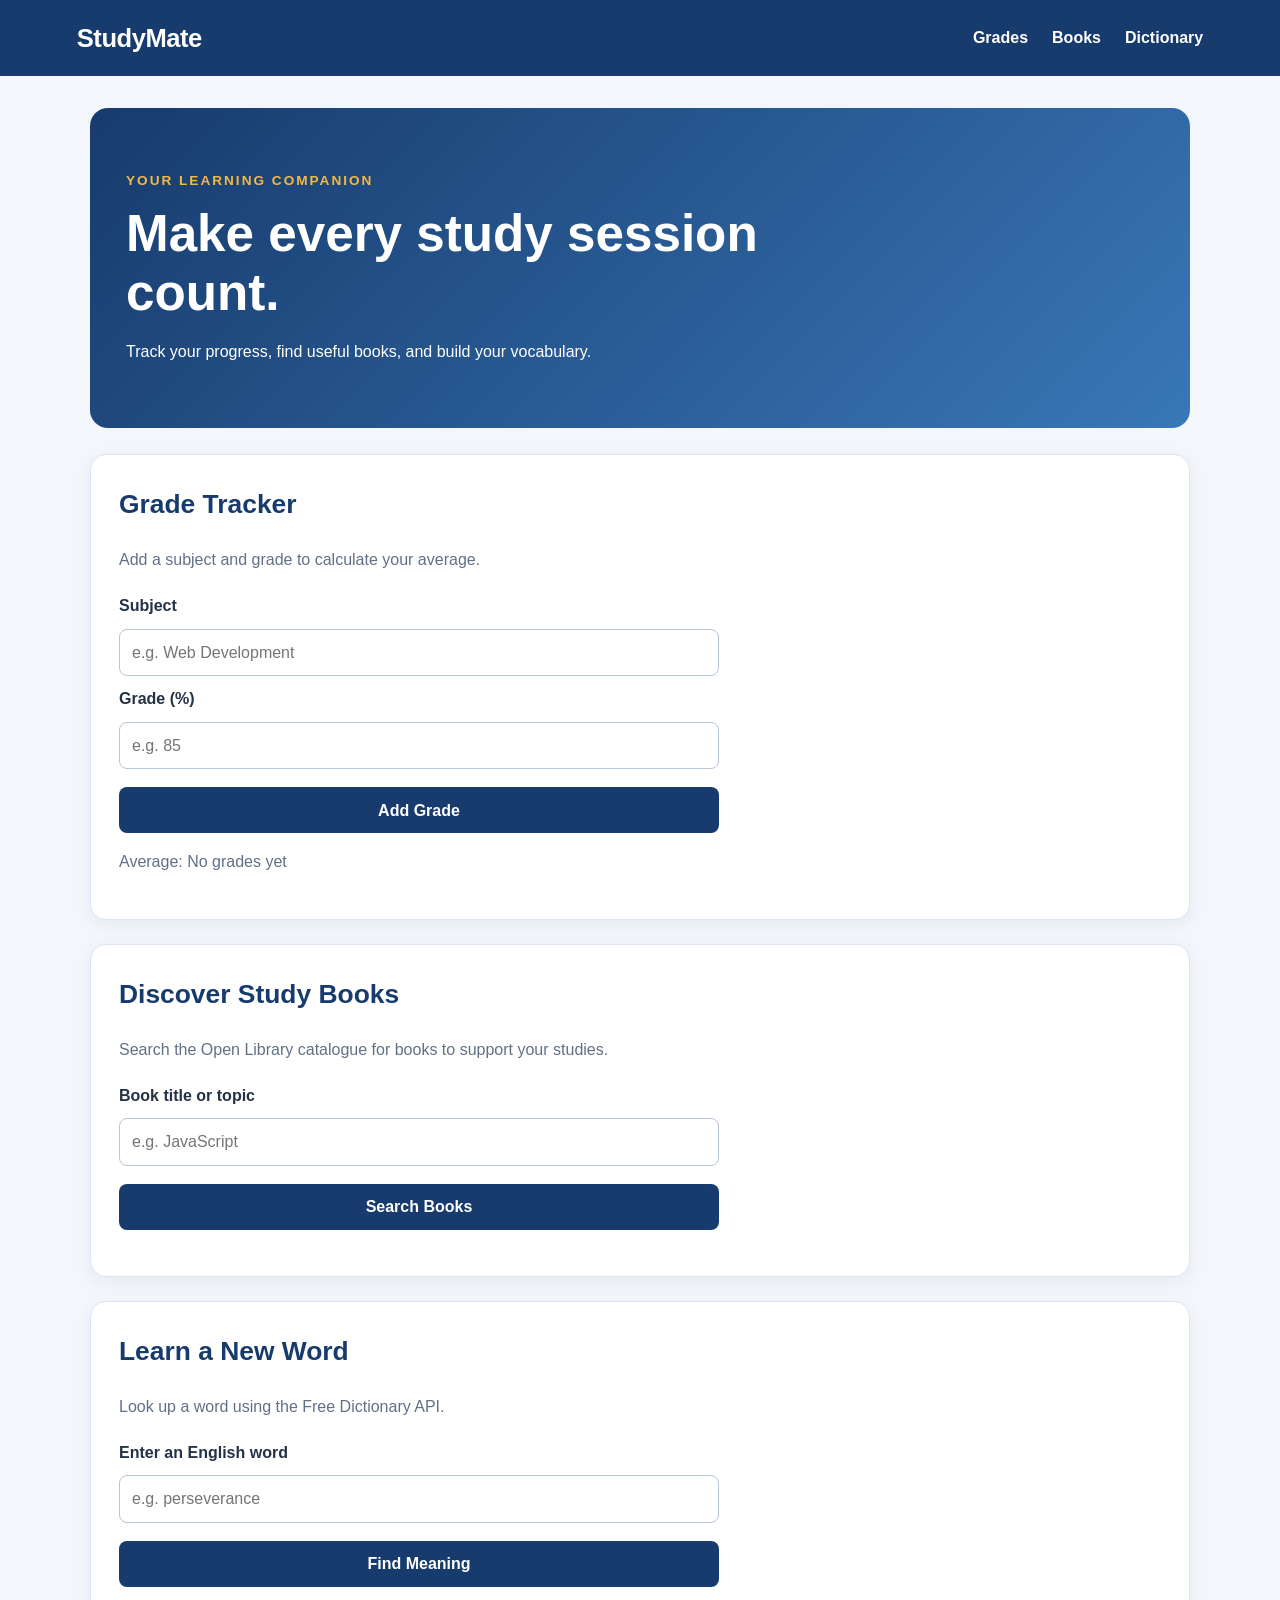
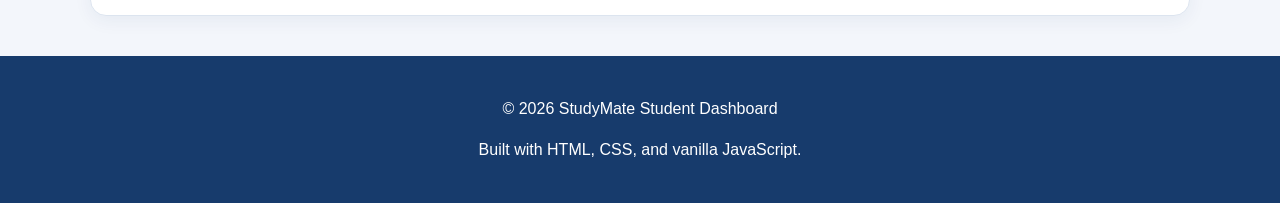
<file: index.html>
<!DOCTYPE html>
<html lang="en">
<head>
  <meta charset="UTF-8">
  <meta name="viewport" content="width=device-width, initial-scale=1.0">
  <meta name="description" content="StudyMate helps students track grades, discover books, and learn new words.">
  <meta name="author" content="Your Name">
  <meta name="theme-color" content="#173b6c">
  <title>StudyMate | Student Success Dashboard</title>
  <link rel="stylesheet" href="style.css">
  <script src="app.js" type="module"></script>
</head>
<body>
  <header class="site-header">
    <a class="logo" href="#home">StudyMate</a>
    <nav aria-label="Main navigation">
      <a href="#grades">Grades</a>
      <a href="#books">Books</a>
      <a href="#dictionary">Dictionary</a>
    </nav>
  </header>

  <main id="home">
    <section class="welcome">
      <p class="eyebrow">YOUR LEARNING COMPANION</p>
      <h1>Make every study session count.</h1>
      <p>Track your progress, find useful books, and build your vocabulary.</p>
    </section>

    <section id="grades" class="panel">
      <h2>Grade Tracker</h2>
      <p>Add a subject and grade to calculate your average.</p>
      <form id="grade-form">
        <label for="subject">Subject</label>
        <input id="subject" name="subject" required maxlength="60"
          placeholder="e.g. Web Development">

        <label for="grade">Grade (%)</label>
        <input id="grade" name="grade" type="number"
          min="0" max="100" step="0.1" required placeholder="e.g. 85">

        <button type="submit">Add Grade</button>
      </form>
      <p id="average">Average: No grades yet</p>
      <ul id="grade-list" aria-live="polite"></ul>
    </section>

    <section id="books" class="panel">
      <h2>Discover Study Books</h2>
      <p>Search the Open Library catalogue for books to support your studies.</p>
      <form id="book-form">
        <label for="book-query">Book title or topic</label>
        <input id="book-query" name="book-query" required
          placeholder="e.g. JavaScript">
        <button type="submit">Search Books</button>
      </form>
      <p id="book-status" role="status"></p>
      <div id="book-results" class="results"></div>
    </section>

    <section id="dictionary" class="panel">
      <h2>Learn a New Word</h2>
      <p>Look up a word using the Free Dictionary API.</p>
      <form id="word-form">
        <label for="word-query">Enter an English word</label>
        <input id="word-query" name="word-query" required
          maxlength="60" placeholder="e.g. perseverance">
        <button type="submit">Find Meaning</button>
      </form>
      <div id="word-result" aria-live="polite"></div>
    </section>
  </main>

  <footer>
    <p>&copy; <span id="year"></span> StudyMate Student Dashboard</p>
    <p>Built with HTML, CSS, and vanilla JavaScript.</p>
  </footer>
</body>
</html>
</file>
<file: style.css>
/* StudyMate - Student Success Dashboard */

/* 1. Global styles */
:root {

  --primary: #173b6c;

  --primary-light: #28558e;

  --accent: #f4b942;

  --background: #f3f6fb;

  --surface: #ffffff;

  --text: #243247;

  --muted: #627087;

  --border: #dce4ef;

  --success: #16834a;

  --danger: #b42318;
}


* {
  box-sizing: border-box;
}

html {
  scroll-behavior: smooth;
}

body {
  margin: 0;
  font-family: Arial, Helvetica, sans-serif;
  background: var(--background);
  color: var(--text);
  line-height: 1.6;
}

a {
  color: inherit;
}

button,
input {
  font: inherit;
}

/* 2. Header and navigation */
.site-header {
  background: var(--primary);
  color: white;
  min-height: 76px;
  padding: 16px 6%;
  display: flex;
  justify-content: space-between;
  align-items: center;
  gap: 20px;
  flex-wrap: wrap;
}

.logo {
  color: white;
  text-decoration: none;
  font-size: 1.6rem;
  font-weight: 800;
  letter-spacing: -0.5px;
}

.site-header nav {
  display: flex;
  gap: 24px;
  flex-wrap: wrap;
}

.site-header nav a {
  color: white;
  text-decoration: none;
  font-weight: 600;
}

.site-header nav a:hover,
.site-header nav a:focus-visible {
  color: var(--accent);
  text-decoration: underline;
}

/* 3. Welcome section */
main {
  width: min(1100px, 90%);
  margin: 0 auto;
}

.welcome {
  margin: 32px 0 26px;
  padding: 48px 36px;
  border-radius: 18px;
  color: white;
  background: linear-gradient(135deg, #173b6c, #3977b8);
  animation: fade-in 0.8s ease-out both;
}

.eyebrow {
  color: var(--accent);
  font-size: 0.85rem;
  font-weight: 800;
  letter-spacing: 2px;
}

.welcome h1 {
  max-width: 650px;
  margin: 12px 0;
  font-size: clamp(2rem, 5vw, 3.2rem);
  line-height: 1.15;
}

.welcome p:last-child {
  max-width: 600px;
}

/* 4. Content panels */
.panel {
  margin: 24px 0;
  padding: 28px;
  background: var(--surface);
  border: 1px solid var(--border);
  border-radius: 16px;
  box-shadow: 0 5px 18px rgb(23 59 108 / 6%);
  animation: fade-in 0.6s ease-out both;
}

.panel h2 {
  color: var(--primary);
  margin-top: 0;
  font-size: 1.65rem;
}

.panel > p {
  color: var(--muted);
}

/* 5. Forms and buttons */
form {
  display: grid;
  gap: 10px;
  max-width: 600px;
  margin-top: 20px;
}

label {
  font-weight: 700;
}

input {
  width: 100%;
  min-height: 46px;
  padding: 10px 12px;
  border: 1px solid #b8c5d7;
  border-radius: 8px;
  background: white;
  color: var(--text);
}

input:focus-visible {
  outline: 3px solid #9bc6ff;
  outline-offset: 2px;
  border-color: var(--primary);
}

button {
  min-height: 46px;
  margin-top: 8px;
  padding: 10px 18px;
  border: none;
  border-radius: 8px;
  background: var(--primary);
  color: white;
  font-weight: 700;
  cursor: pointer;
  transition: background-color 0.2s ease, transform 0.2s ease;
}

button:hover {
  background: var(--primary-light);
  transform: translateY(-2px);
}

button:focus-visible,
a:focus-visible {
  outline: 3px solid var(--accent);
  outline-offset: 3px;
}

/* 6. Grade and API results */
#grade-list {
  padding-left: 22px;
}

#grade-list li {
  margin: 10px 0;
  overflow-wrap: anywhere;
}

.results {
  display: grid;
  grid-template-columns: repeat(auto-fit, minmax(190px, 1fr));
  gap: 16px;
  margin-top: 18px;
}

.result-card {
  padding: 18px;
  border: 1px solid var(--border);
  border-radius: 12px;
  background: #f8faff;
  overflow-wrap: anywhere;
}

.result-card h3 {
  color: var(--primary);
  margin-top: 0;
}

.result-card a {
  color: var(--primary);
  font-weight: 700;
}

.status-error {
  color: var(--danger);
}

.status-success {
  color: var(--success);
}

/* 7. Footer */
footer {
  margin-top: 40px;
  padding: 24px;
  background: var(--primary);
  color: white;
  text-align: center;
}

/* 8. CSS animation */
@keyframes fade-in {
  from {
    opacity: 0;
    transform: translateY(12px);
  }

  to {
    opacity: 1;
    transform: translateY(0);
  }
}

/* 9. Mobile layout */
@media (max-width: 600px) {
  .site-header {
    justify-content: center;
    text-align: center;
  }

  .site-header nav {
    justify-content: center;
    gap: 14px;
  }

  main {
    width: 92%;
  }

  .welcome {
    padding: 32px 22px;
  }

  .panel {
    padding: 20px;
  }
}

/* Respect reduced-motion preferences */
@media (prefers-reduced-motion: reduce) {
  *,
  *::before,
  *::after {
    animation-duration: 0.01ms !important;
    animation-iteration-count: 1 !important;
    scroll-behavior: auto !important;
    transition-duration: 0.01ms !important;
  }
}
</file>
